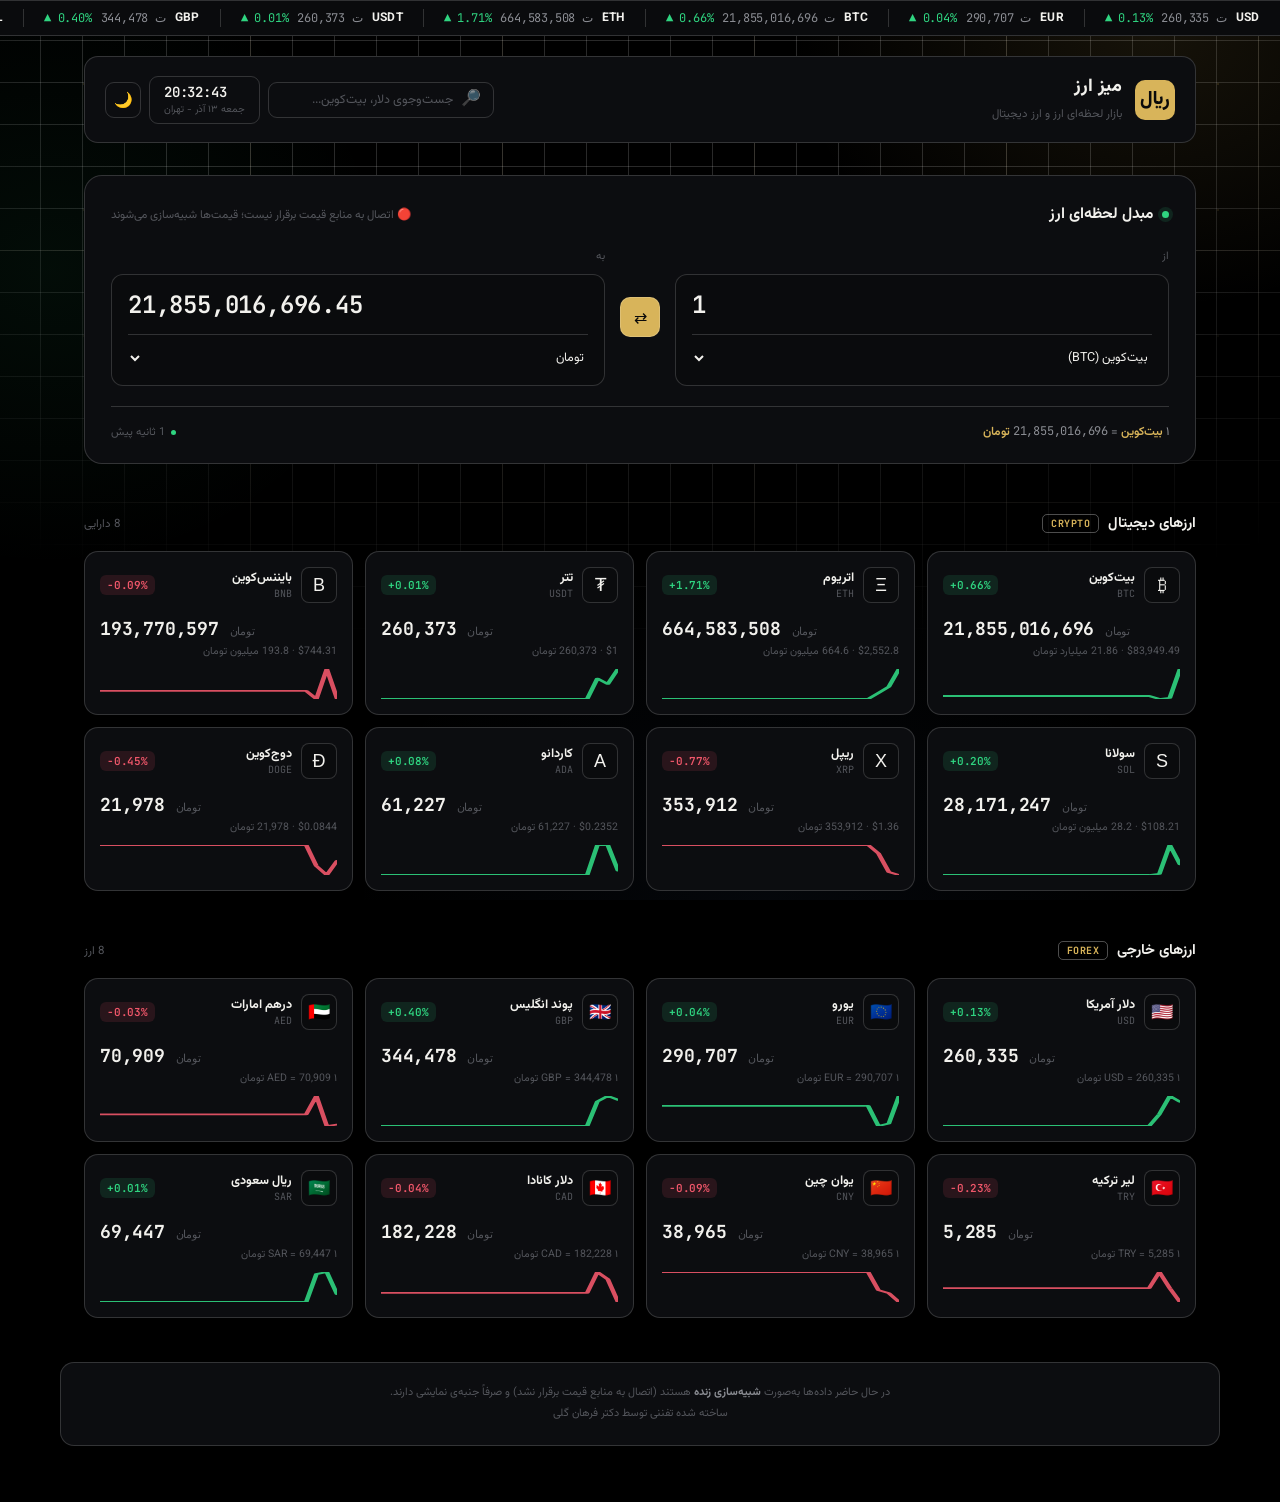
<file: index.html>
<!DOCTYPE html>
<html lang="fa" dir="rtl" data-theme="dark">
<head>
<meta charset="UTF-8">
<meta name="viewport" content="width=device-width, initial-scale=1.0">
<title>میز ارز | بازار لحظه‌ای ارز و کریپتو</title>
<link rel="preconnect" href="https://fonts.googleapis.com">
<link rel="preconnect" href="https://fonts.gstatic.com" crossorigin>
<link href="https://fonts.googleapis.com/css2?family=Vazirmatn:wght@400;500;600;700;800&family=JetBrains+Mono:wght@400;500;600;700&display=swap" rel="stylesheet">
<link rel="stylesheet" href="style.css">
</head>
<body>

  <div class="bg-fx" aria-hidden="true">
    <div class="bg-grid"></div>
    <div class="bg-dots"></div>
    <div class="bg-glow"></div>
    <div class="bg-scan"></div>
  </div>

  <div class="ticker-wrap"><div class="ticker-track" id="tickerTrack"></div></div>

  <div class="header-wrap">
  <header>
    <div class="brand">
      <div class="brand-mark">﷼</div>
      <div class="brand-text">
        <h1>میز ارز</h1>
        <span>بازار لحظه‌ای ارز و ارز دیجیتال</span>
      </div>
    </div>
    <div class="header-tools">
      <div class="search-box">
        <span style="opacity:.6">🔎</span>
        <input id="searchInput" type="text" placeholder="جست‌وجوی دلار، بیت‌کوین...">
      </div>
      <div class="clock-box">
        <div class="t num" id="clockTime">--:--:--</div>
        <div class="d" id="clockDate">در حال بارگذاری</div>
      </div>
      <button class="icon-btn" id="themeToggle" title="تغییر حالت شب/روز">🌙</button>
    </div>
  </header>
  </div>

  <main>
    <!-- HERO CONVERTER -->
    <section class="hero">
      <div class="hero-head">
        <h2><span class="dot"></span>مبدل لحظه‌ای ارز</h2>
        <span class="sub" id="liveStatus">در حال اتصال به منابع قیمت...</span>
      </div>

      <div class="conv-grid">
        <div class="conv-field">
          <label>از</label>
          <div class="conv-panel">
            <input type="text" id="amountFrom" class="num" value="1" inputmode="decimal">
            <div class="conv-select">
              <select id="selectFrom"></select>
            </div>
          </div>
        </div>

        <button class="swap-btn" id="swapBtn" title="جابه‌جایی">⇄</button>

        <div class="conv-field">
          <label>به</label>
          <div class="conv-panel">
            <input type="text" id="amountTo" class="num" value="0" readonly>
            <div class="conv-select">
              <select id="selectTo"></select>
            </div>
          </div>
        </div>
      </div>

      <div class="rate-line">
        <div id="rateText">در حال محاسبه نرخ...</div>
        <div class="updated-tag"><span class="dotsm"></span><span id="lastTick">هم‌اکنون</span></div>
      </div>
    </section>

    <!-- CRYPTO -->
    <section class="block">
      <div class="section-head">
        <h3>ارزهای دیجیتال <span class="badge">CRYPTO</span></h3>
        <span class="count" id="cryptoCount"></span>
      </div>
      <div class="grid" id="cryptoGrid"></div>
    </section>

    <!-- FOREX -->
    <section class="block">
      <div class="section-head">
        <h3>ارزهای خارجی <span class="badge">FOREX</span></h3>
        <span class="count" id="forexCount"></span>
      </div>
      <div class="grid" id="forexGrid"></div>
    </section>
  </main>

  <footer>
    <span id="footNote">در حال اتصال به منابع قیمت...</span><br>
    ساخته شده تفننی توسط دکتر فرهان گلی
  </footer>

<script src="script.js"></script>
</body>
</html>
</file>
<file: style.css>
/* میز ارز — style.css */
  :root[data-theme="dark"]{
    --bg:#000000; --bg-soft:#0a0b0d; --card:#0c0d10; --card-hover:#131519;
    --border:rgba(255,255,255,.16); --border-strong:rgba(255,255,255,.30);
    --text:#f2f1ed; --text-dim:#8b8d93; --text-faint:#54565c;
    --gold:#d8b45a; --gold-soft:#8a713a; --gold-glow:rgba(216,180,90,.08);
    --up:#2fd480; --up-soft:rgba(47,212,128,.12);
    --down:#f0576a; --down-soft:rgba(240,87,106,.12);
    --shadow: 0 16px 40px -18px rgba(0,0,0,.8);
  }
  :root[data-theme="light"]{
    --bg:#f3f1ea; --bg-soft:#ebe8de; --card:#ffffff; --card-hover:#faf8f2;
    --border:rgba(30,25,10,.16); --border-strong:rgba(30,25,10,.28);
    --text:#1b1a16; --text-dim:#6a6a63; --text-faint:#9c9a8f;
    --gold:#9c7a1f; --gold-soft:#c7a94f; --gold-glow:rgba(156,122,31,.07);
    --up:#158a52; --up-soft:rgba(21,138,82,.1);
    --down:#c73c4c; --down-soft:rgba(199,60,76,.09);
    --shadow: 0 16px 40px -18px rgba(60,50,10,.22);
  }

  *{box-sizing:border-box; margin:0; padding:0;}
  html{ background:#000000; }
  html,body{ min-height:100%; }
  body{
    background:var(--bg);
    color:var(--text);
    font-family:'Vazirmatn', sans-serif;
    transition:background .35s ease, color .35s ease;
    min-height:100vh;
    padding-bottom:56px;
    -webkit-font-smoothing:antialiased;
    position:relative;
  }

  /* ---------- tech / circuit background ---------- */
  .bg-fx{ position:fixed; inset:0; z-index:0; pointer-events:none; overflow:hidden; opacity:1; transition:opacity .35s ease; }
  :root[data-theme="light"] .bg-fx{ opacity:.35; }

  .bg-grid{
    position:absolute; inset:-2px;
    background-image:
      linear-gradient(var(--border) 1px, transparent 1px),
      linear-gradient(90deg, var(--border) 1px, transparent 1px),
      linear-gradient(rgba(216,180,90,.07) 1px, transparent 1px),
      linear-gradient(90deg, rgba(216,180,90,.07) 1px, transparent 1px);
    background-size: 42px 42px, 42px 42px, 252px 252px, 252px 252px;
    mask-image: radial-gradient(1200px 720px at 50% 0%, #000 45%, transparent 92%);
    -webkit-mask-image: radial-gradient(1200px 720px at 50% 0%, #000 45%, transparent 92%);
  }
  .bg-glow{
    position:absolute; inset:0;
    background:
      radial-gradient(560px 420px at 90% 4%, rgba(216,180,90,.10), transparent 65%),
      radial-gradient(520px 460px at 4% 30%, rgba(47,212,128,.06), transparent 65%),
      radial-gradient(600px 500px at 60% 100%, rgba(90,140,216,.05), transparent 70%);
  }
  .bg-dots{
    position:absolute; inset:0;
    background-image: radial-gradient(rgba(216,180,90,.5) 1px, transparent 1.4px);
    background-size:126px 126px;
    background-position:21px 21px;
    mask-image: radial-gradient(1000px 600px at 50% 0%, #000 35%, transparent 90%);
    -webkit-mask-image: radial-gradient(1000px 600px at 50% 0%, #000 35%, transparent 90%);
    opacity:.5;
  }
  .bg-scan{
    position:absolute; left:0; right:0; height:130px; top:-130px;
    background:linear-gradient(180deg, transparent, rgba(216,180,90,.05) 40%, rgba(216,180,90,.14) 50%, rgba(216,180,90,.05) 60%, transparent);
    mix-blend-mode:screen;
    animation:scanSweep 9s linear infinite;
  }
  @keyframes scanSweep{ 0%{ transform:translateY(0);} 100%{ transform:translateY(calc(100vh + 260px));} }

  header, main, footer{ position:relative; z-index:1; }
  .ticker-wrap{ position:relative; z-index:1; }
  .num{ font-family:'JetBrains Mono', monospace; direction:ltr; unicode-bidi:isolate; font-variant-numeric:tabular-nums; letter-spacing:-.2px; }
  ::selection{ background:var(--gold); color:#100c00; }

  /* ---------- ticker tape ---------- */
  .ticker-wrap{
    background:var(--bg-soft);
    border-top:1px solid var(--border);
    border-bottom:1px solid var(--border);
    overflow:hidden;
    white-space:nowrap;
    height:36px;
    display:flex;
    align-items:center;
    position:relative;
  }
  .ticker-track{
    display:inline-flex;
    align-items:center;
    animation:scrollTicker 34s linear infinite;
    will-change: transform;
  }
  .ticker-wrap:hover .ticker-track{ animation-play-state: paused; }
  @keyframes scrollTicker{ from{ transform:translateX(0);} to{ transform:translateX(-50%);} }
  .ticker-item{
    display:inline-flex; align-items:center; gap:9px;
    padding:0 20px;
    font-size:12px; color:var(--text-dim);
    border-left:1px solid var(--border);
  }
  .ticker-item b{ font-weight:700; color:var(--text); letter-spacing:.3px; }
  .ticker-item .chg-up{ color:var(--up); }
  .ticker-item .chg-down{ color:var(--down); }

  /* ---------- header ---------- */
  .header-wrap{ max-width:1160px; margin:20px auto 0; padding:0 24px; }
  header{
    display:flex; align-items:center; justify-content:space-between; gap:16px; flex-wrap:wrap;
    border:1px solid var(--border); border-radius:14px; background:var(--card);
    padding:16px 20px;
  }
  .brand{ display:flex; align-items:center; gap:13px; }
  .brand-mark{
    width:40px; height:40px; border-radius:10px;
    background:var(--gold); color:#0a0a0a;
    display:flex; align-items:center; justify-content:center;
    font-size:19px; flex-shrink:0; font-weight:800;
  }
  .brand-text h1{ font-size:18px; font-weight:800; letter-spacing:.1px; }
  .brand-text span{ font-size:11.5px; color:var(--text-faint); }

  .header-tools{ display:flex; align-items:center; gap:8px; }
  .clock-box{
    display:flex; flex-direction:column; align-items:flex-end;
    padding:6px 14px; border:1px solid var(--border); border-radius:9px;
    background:transparent; min-width:104px;
  }
  .clock-box .t{ font-size:14px; font-weight:600; }
  .clock-box .d{ font-size:10px; color:var(--text-faint); margin-top:1px; }

  .icon-btn{
    width:36px; height:36px; border-radius:9px; border:1px solid var(--border);
    background:transparent; color:var(--text); display:flex; align-items:center; justify-content:center;
    cursor:pointer; font-size:15px; transition:.2s;
  }
  .icon-btn:hover{ background:var(--card-hover); border-color:var(--border-strong); }

  .search-box{
    display:flex; align-items:center; gap:8px;
    background:transparent; border:1px solid var(--border); border-radius:9px;
    padding:0 12px; height:36px; min-width:180px;
  }
  .search-box input{
    border:none; background:transparent; outline:none; color:var(--text);
    font-family:'Vazirmatn'; font-size:12.5px; width:100%;
  }
  .search-box input::placeholder{ color:var(--text-faint); }

  main{ max-width:1160px; margin:0 auto; padding:32px 24px 0; }

  /* ---------- hero converter ---------- */
  .hero{
    position:relative;
    border:1px solid var(--border); border-radius:18px;
    background:var(--card);
    padding:26px 26px 22px;
    margin-bottom:40px;
  }
  .hero-head{ display:flex; align-items:baseline; justify-content:space-between; gap:12px; flex-wrap:wrap; margin-bottom:22px; }
  .hero-head h2{ font-size:15.5px; font-weight:700; display:flex; align-items:center; gap:9px; }
  .hero-head h2 .dot{ width:7px; height:7px; border-radius:50%; background:var(--up); box-shadow:0 0 0 4px var(--up-soft); animation:pulse 1.8s infinite; }
  @keyframes pulse{ 0%,100%{opacity:1;} 50%{opacity:.35;} }
  .hero-head .sub{ font-size:11.5px; color:var(--text-faint); }

  .conv-grid{
    display:grid; grid-template-columns:1fr 46px 1fr; gap:12px; align-items:center;
  }
  @media(max-width:720px){ .conv-grid{ grid-template-columns:1fr; } .swap-btn{ margin:6px auto; transform:rotate(90deg);} }
  .conv-field label{ display:block; font-size:11px; color:var(--text-faint); margin-bottom:9px; letter-spacing:.2px; }
  .conv-panel{
    border:1px solid var(--border); border-radius:12px; background:var(--bg-soft);
    padding:14px 16px; height:100%;
  }
  .conv-panel input[type=text]{
    width:100%; border:none; background:transparent; outline:none; color:var(--text);
    font-family:'JetBrains Mono'; font-size:24px; font-weight:600; direction:ltr; text-align:left;
  }
  .conv-select{
    margin-top:12px; display:flex; align-items:center; gap:8px;
    border-top:1px solid var(--border); padding-top:10px;
  }
  .conv-select select{
    flex:1; border:none; background:transparent; color:var(--text);
    border-radius:0; padding:2px 0; font-family:'Vazirmatn'; font-size:12.5px; outline:none; cursor:pointer;
  }
  .conv-select select option, .conv-select select optgroup{
    color:#12141a; background:#ffffff;
  }
  .swap-btn{
    width:40px; height:40px; border-radius:10px; border:1px solid var(--border);
    background:var(--gold); color:#0a0a0a; font-size:16px; cursor:pointer;
    display:flex; align-items:center; justify-content:center; transition:.25s; margin:0 auto;
  }
  .swap-btn:hover{ background:var(--text); }

  .rate-line{
    margin-top:20px; padding-top:16px; border-top:1px solid var(--border);
    display:flex; align-items:center; justify-content:space-between; flex-wrap:wrap; gap:10px;
    font-size:12px; color:var(--text-dim);
  }
  .rate-line b{ color:var(--gold); font-weight:600; }
  .updated-tag{ display:flex; align-items:center; gap:6px; color:var(--text-faint); font-size:11px;}
  .updated-tag .dotsm{ width:5px; height:5px; border-radius:50%; background:var(--up); }

  /* ---------- section ---------- */
  .section-head{ display:flex; align-items:center; justify-content:space-between; margin:0 0 16px; padding-top:8px; }
  .section-head h3{ font-size:14.5px; font-weight:700; display:flex; align-items:center; gap:9px; }
  .section-head h3 .badge{
    font-size:10px; font-weight:700; color:var(--gold); border:1px solid var(--border-strong);
    border-radius:5px; padding:2px 8px; font-family:'JetBrains Mono'; letter-spacing:.5px;
  }
  .section-head .count{ font-size:11.5px; color:var(--text-faint); }

  section.block{ margin-bottom:40px; }

  .grid{ display:grid; grid-template-columns:repeat(4, 1fr); gap:12px; }
  @media(max-width:980px){ .grid{ grid-template-columns:repeat(2,1fr);} }
  @media(max-width:560px){ .grid{ grid-template-columns:1fr;} }

  .card{
    border:1px solid var(--border); border-radius:14px; background:var(--card);
    padding:15px; position:relative; overflow:hidden; transition:border-color .2s;
  }
  .card:hover{ border-color:var(--border-strong); }
  .card.flash-up{ animation:flashUp .7s ease; }
  .card.flash-down{ animation:flashDown .7s ease; }
  @keyframes flashUp{ 0%{ background:var(--up-soft);} 100%{ background:var(--card);} }
  @keyframes flashDown{ 0%{ background:var(--down-soft);} 100%{ background:var(--card);} }

  .card-top{ display:flex; align-items:center; justify-content:space-between; margin-bottom:14px; }
  .asset-id{ display:flex; align-items:center; gap:9px; }
  .asset-ic{
    width:36px; height:36px; border-radius:8px; display:flex; align-items:center; justify-content:center;
    font-size:18px; background:var(--bg-soft); border:1px solid var(--border); flex-shrink:0;
    font-family:"Apple Color Emoji","Segoe UI Emoji","Noto Color Emoji","Twemoji Mozilla",sans-serif;
    line-height:1;
  }
  .asset-name{ font-size:12.5px; font-weight:700; line-height:1.3; }
  .asset-sym{ font-size:10px; color:var(--text-faint); font-family:'JetBrains Mono'; }
  .chg{
    font-size:11px; font-family:'JetBrains Mono'; font-weight:600; padding:3px 7px; border-radius:6px; direction:ltr;
  }
  .chg.up{ color:var(--up); background:var(--up-soft); }
  .chg.down{ color:var(--down); background:var(--down-soft); }

  .card-price{ font-size:18px; font-weight:700; margin-bottom:3px; }
  .card-price small{ font-size:10.5px; font-weight:500; color:var(--text-faint); margin-right:4px; }
  .card-sub{ font-size:10.5px; color:var(--text-faint); margin-bottom:12px; height:14px; overflow:hidden; }

  .spark{ width:100%; height:30px; display:block; opacity:.9; }

  footer{
    max-width:1160px; margin:44px auto 0; padding:20px 24px; border:1px solid var(--border); border-radius:14px;
    color:var(--text-faint); font-size:11px; line-height:1.9; text-align:center;
    background:var(--card);
  }
  footer b{ color:var(--text-dim); }

  @media (prefers-reduced-motion: reduce){
    .ticker-track{ animation:none; }
    .card.flash-up, .card.flash-down{ animation:none; }
  }
</file>
